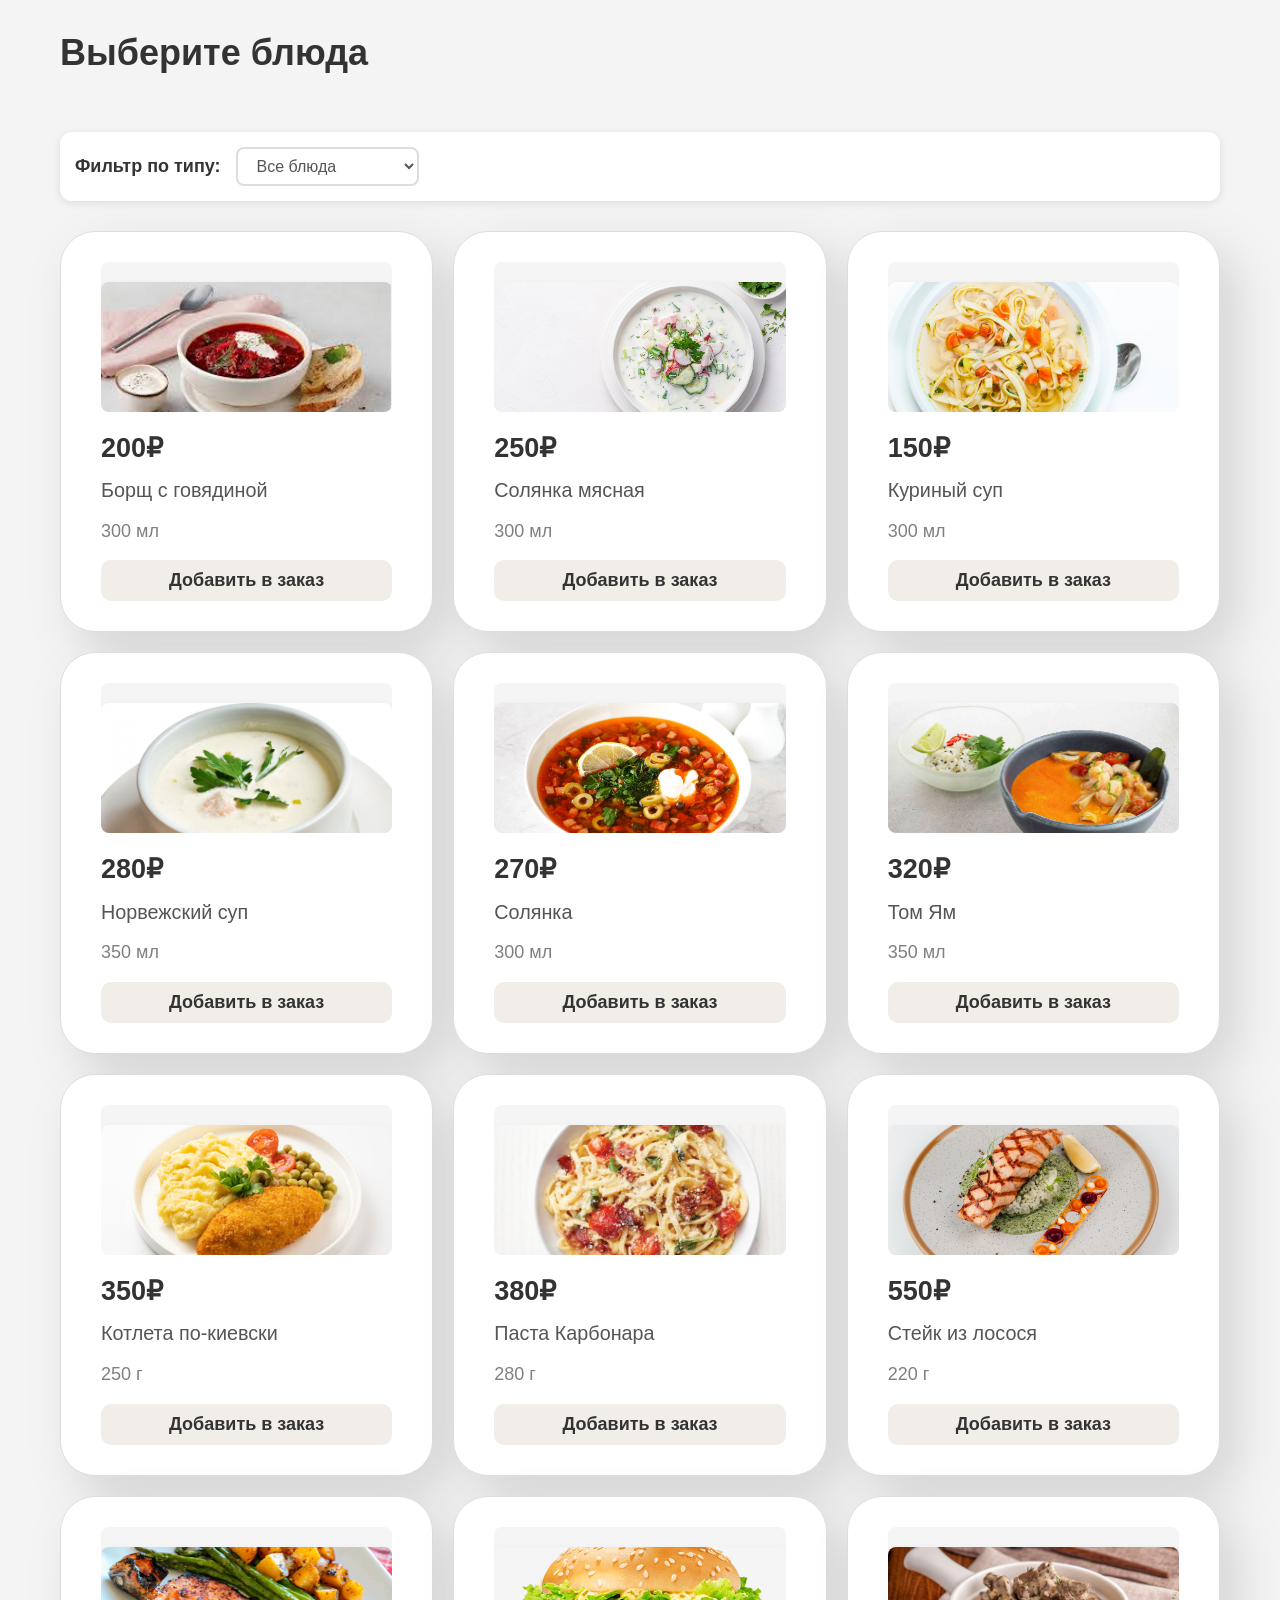
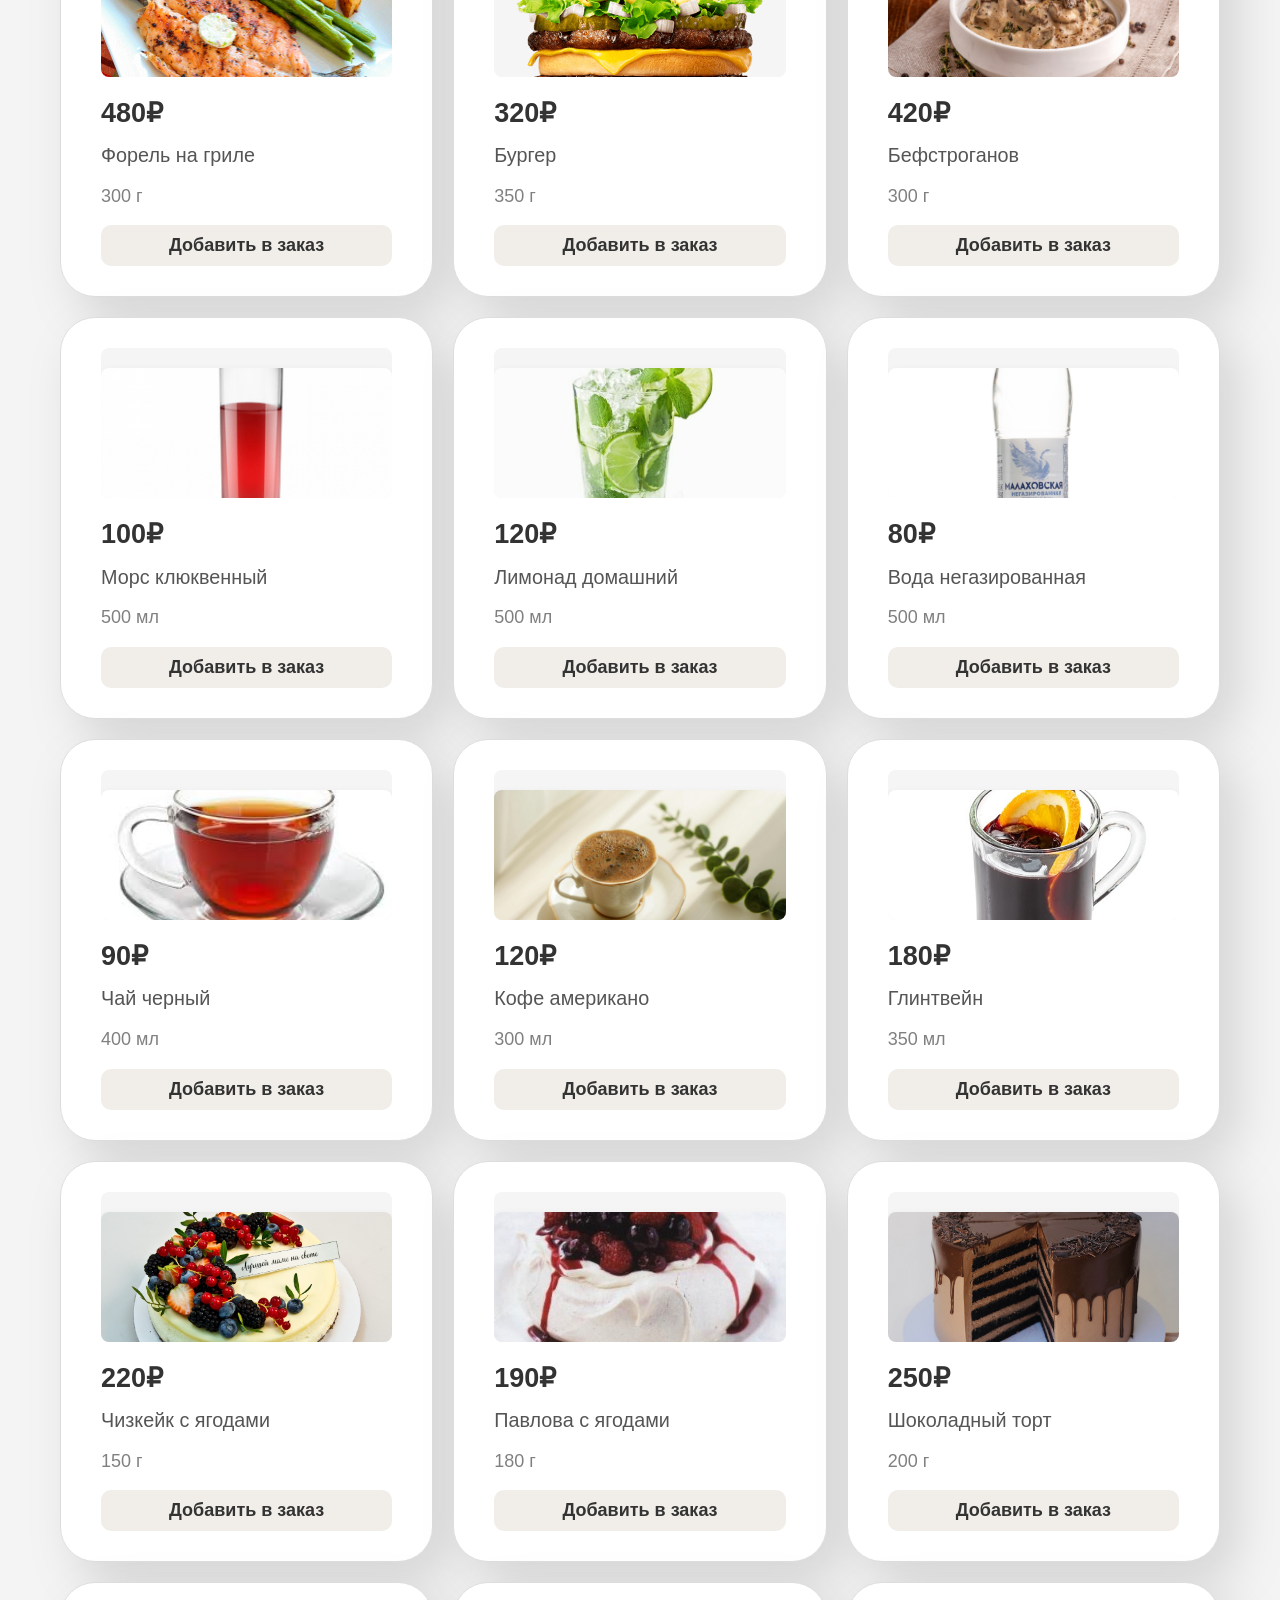
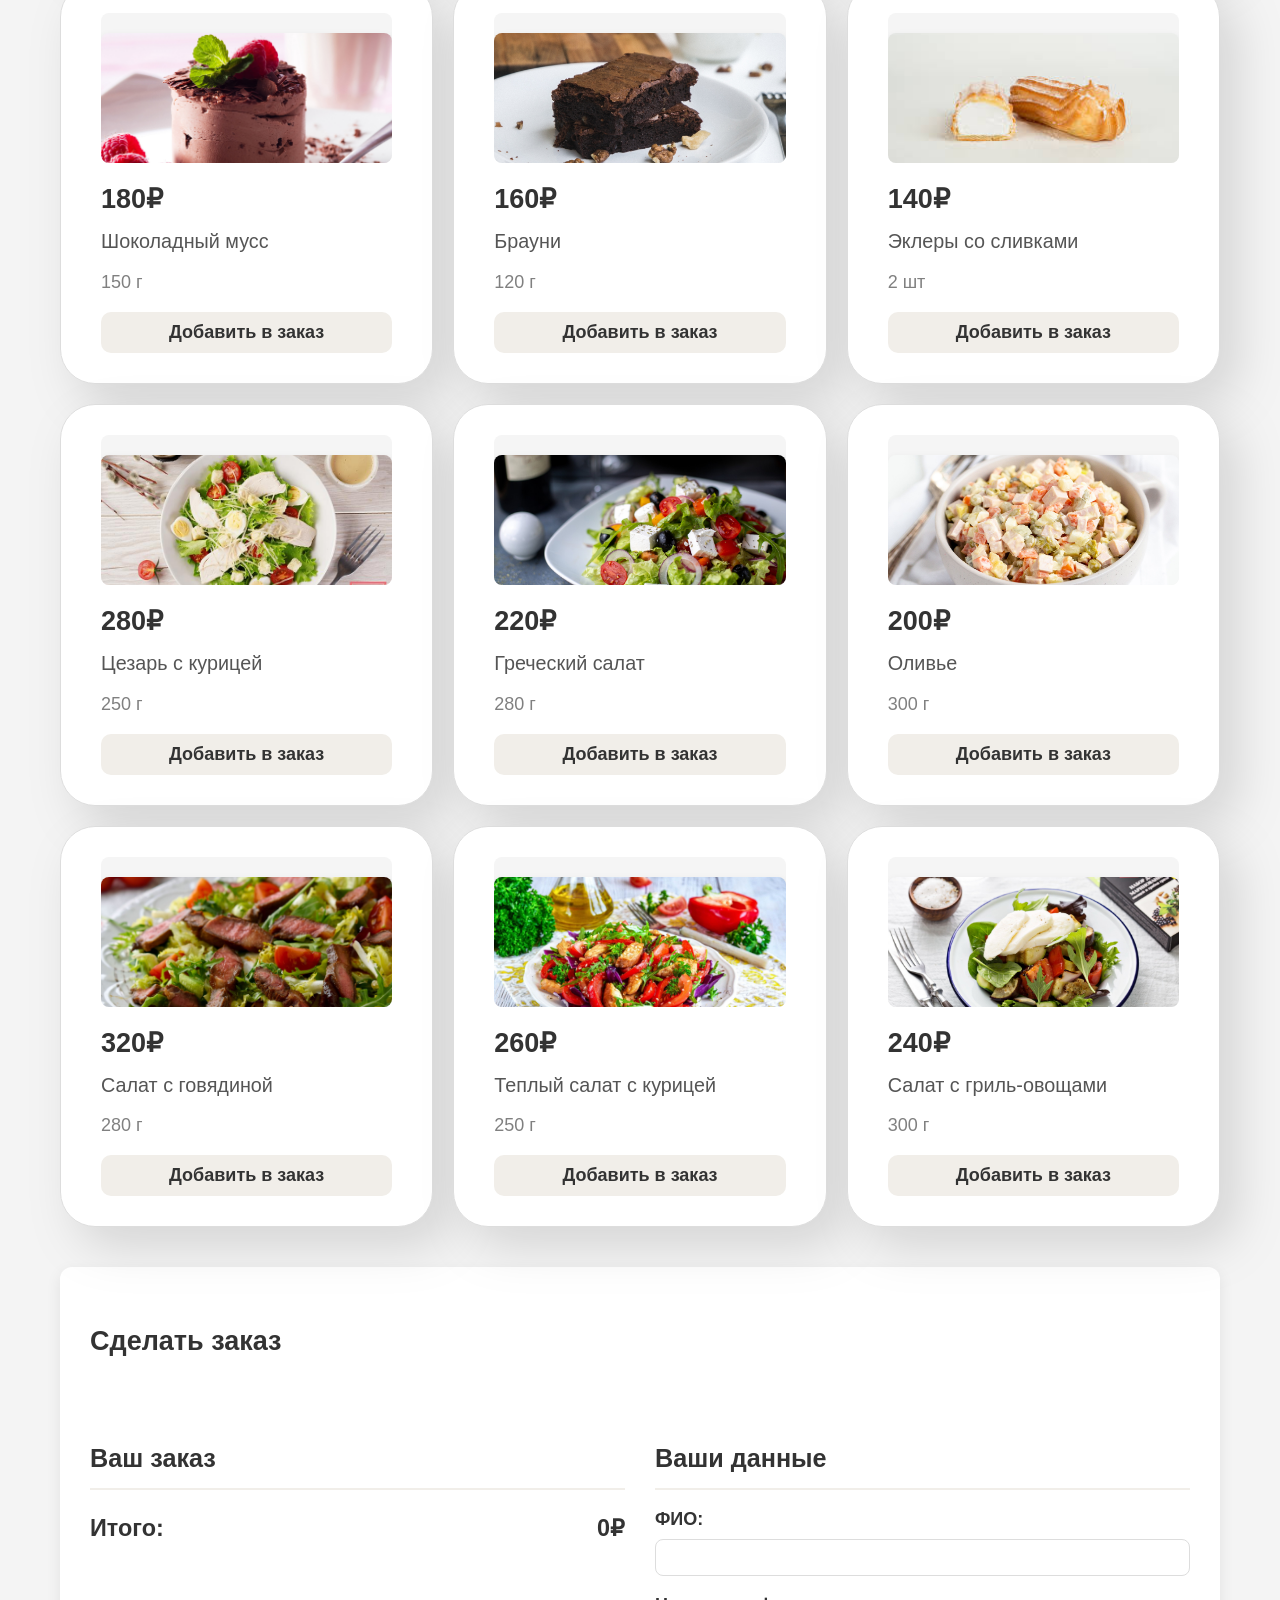
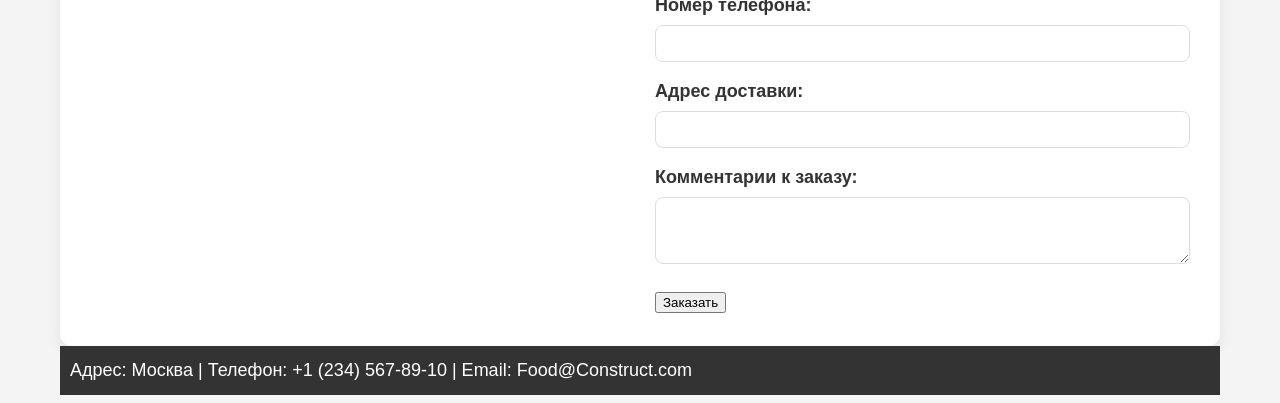
<file: index.html>
<!DOCTYPE html>
<html lang="ru">
<head>
    <meta charset="UTF-8">
    <meta name="viewport" content="width=device-width, initial-scale=1.0">
    <title>Ресторан - Меню</title>
    <link rel="stylesheet" href="./css/style.css">
    <link rel="stylesheet" href="./css/print.css" media="print">
</head>
<body>
    <div class="container">
        <main>

            <h1>Выберите блюда</h1>

            <div id="filters">
                <label>Фильтр по типу:</label>
                <select id="filter-select">
                    <option value="all">Все</option>
                    <option value="soup">Супы</option>
                    <option value="main">Главное блюдо</option>
                    <option value="drink">Напиток</option>
                </select>
            </div>

            <!-- Только секция заказа остается статической, остальное создаст JS -->
            <section id="order-section">
                <h2>Сделать заказ</h2>
                <div class="order-container">
                    <div class="order-summary">
                        <h3>Ваш заказ</h3>
                        <ul id="order-items-list">
                        </ul>
                        <div class="order-total">
                            <strong>Итого:</strong>
                            <strong id="total-price">0₽</strong>
                        </div>
                    </div>
                    <div class="order-form">
                        <h3>Ваши данные</h3>
                        <form id="checkout-form" method="post">
                            <div class="form-group">
                                <label for="customer-name">ФИО:</label>
                                <input type="text" name="name" id="customer-name" required>
                            </div>
                            <div class="form-group">
                                <label for="customer-phone">Номер телефона:</label>
                                <input type="tel" id="customer-phone" name="phone" required>
                            </div>
                            <div class="form-group">
                                <label for="customer-address">Адрес доставки:</label>
                                <input type="text" id="customer-address" name="address" required>
                            </div>
                            <div class="form-group">
                                <label for="order-comments">Комментарии к заказу:</label>
                                <textarea id="vd3" rows="3" name="text"></textarea>
                            </div>
                            <button type="submit" class="submit-btn">Заказать</button>
                        </form>
                    </div>
                </div>
            </section>
        </main>

        <footer id="contacts">
            Адрес: Москва | Телефон: +1 (234) 567-89-10 | Email: Food@Construct.com
        </footer>
    </div>

    <!-- Подключаем скрипты -->
    <script src="./script/list_dishes.js" charset="UTF-8"></script>
    <script src="./script/displayDishes.js" charset="UTF-8"></script>
</body>
</html>
</file>
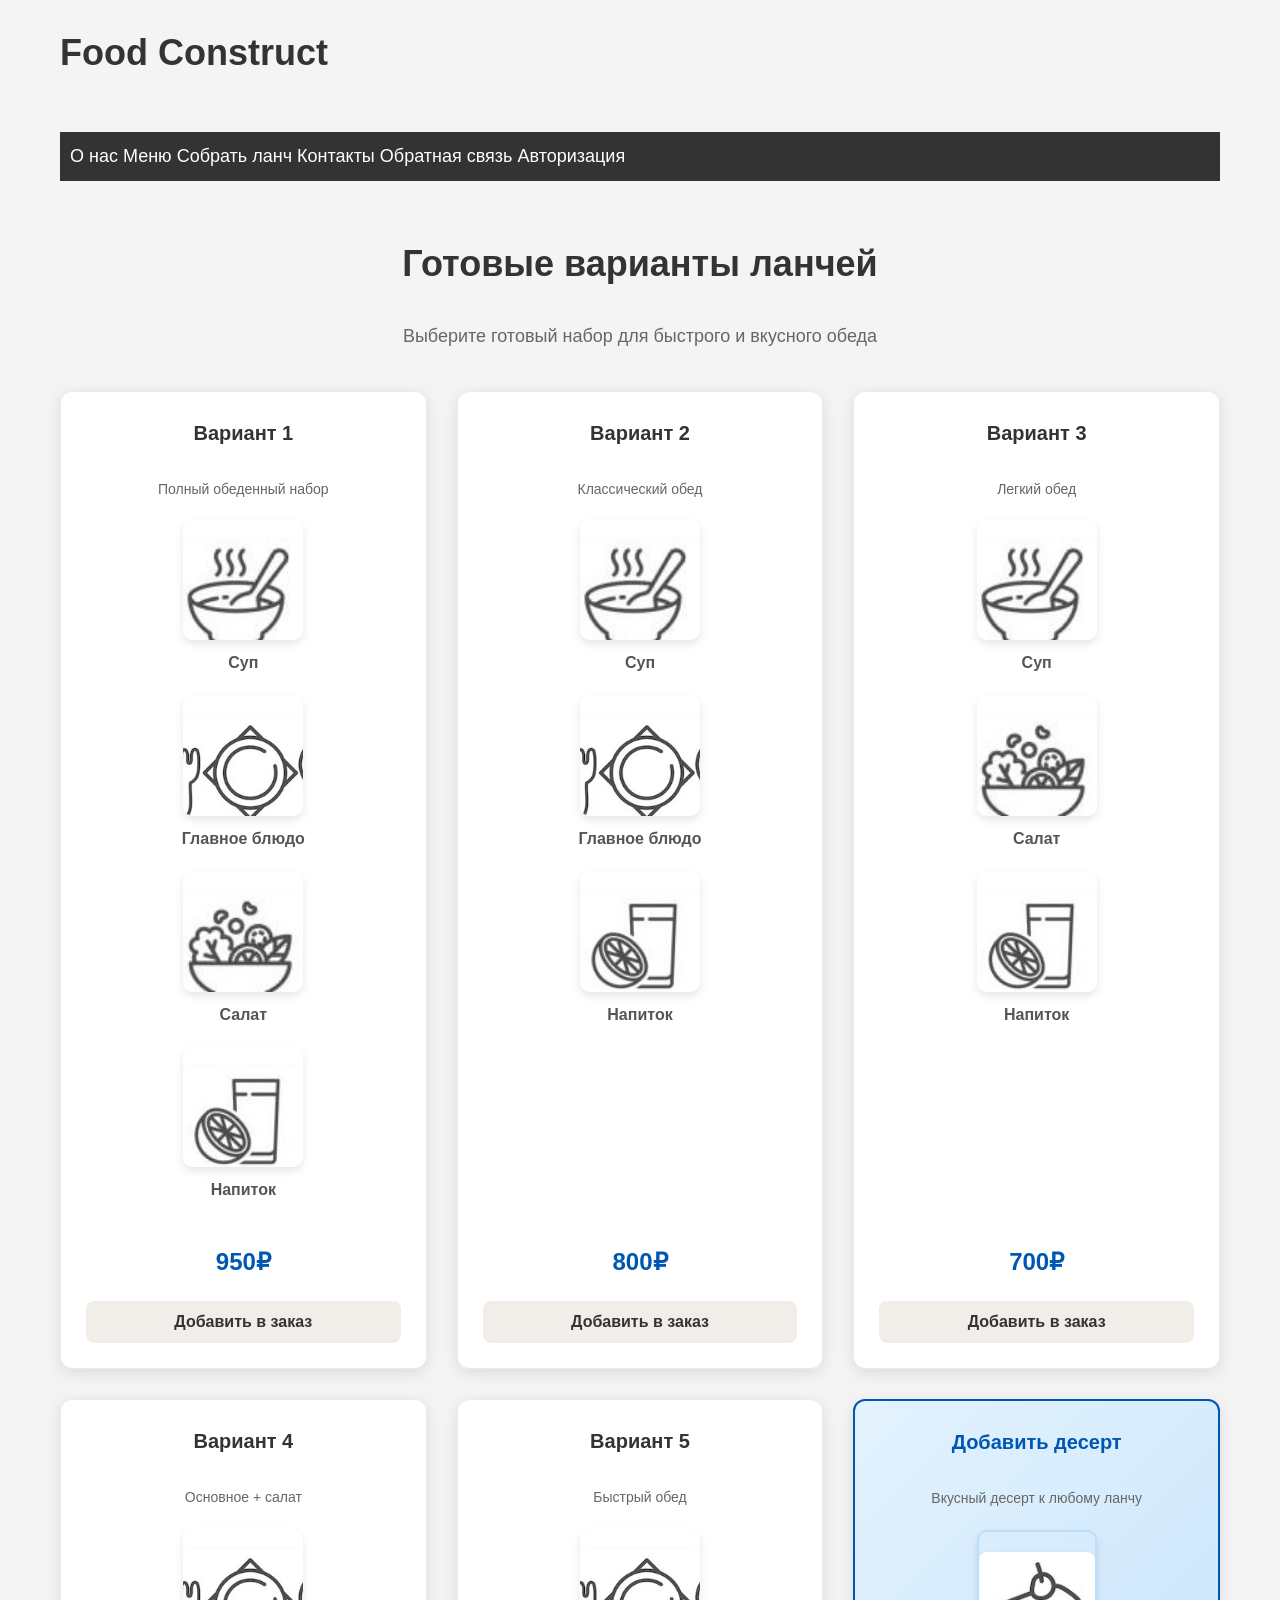
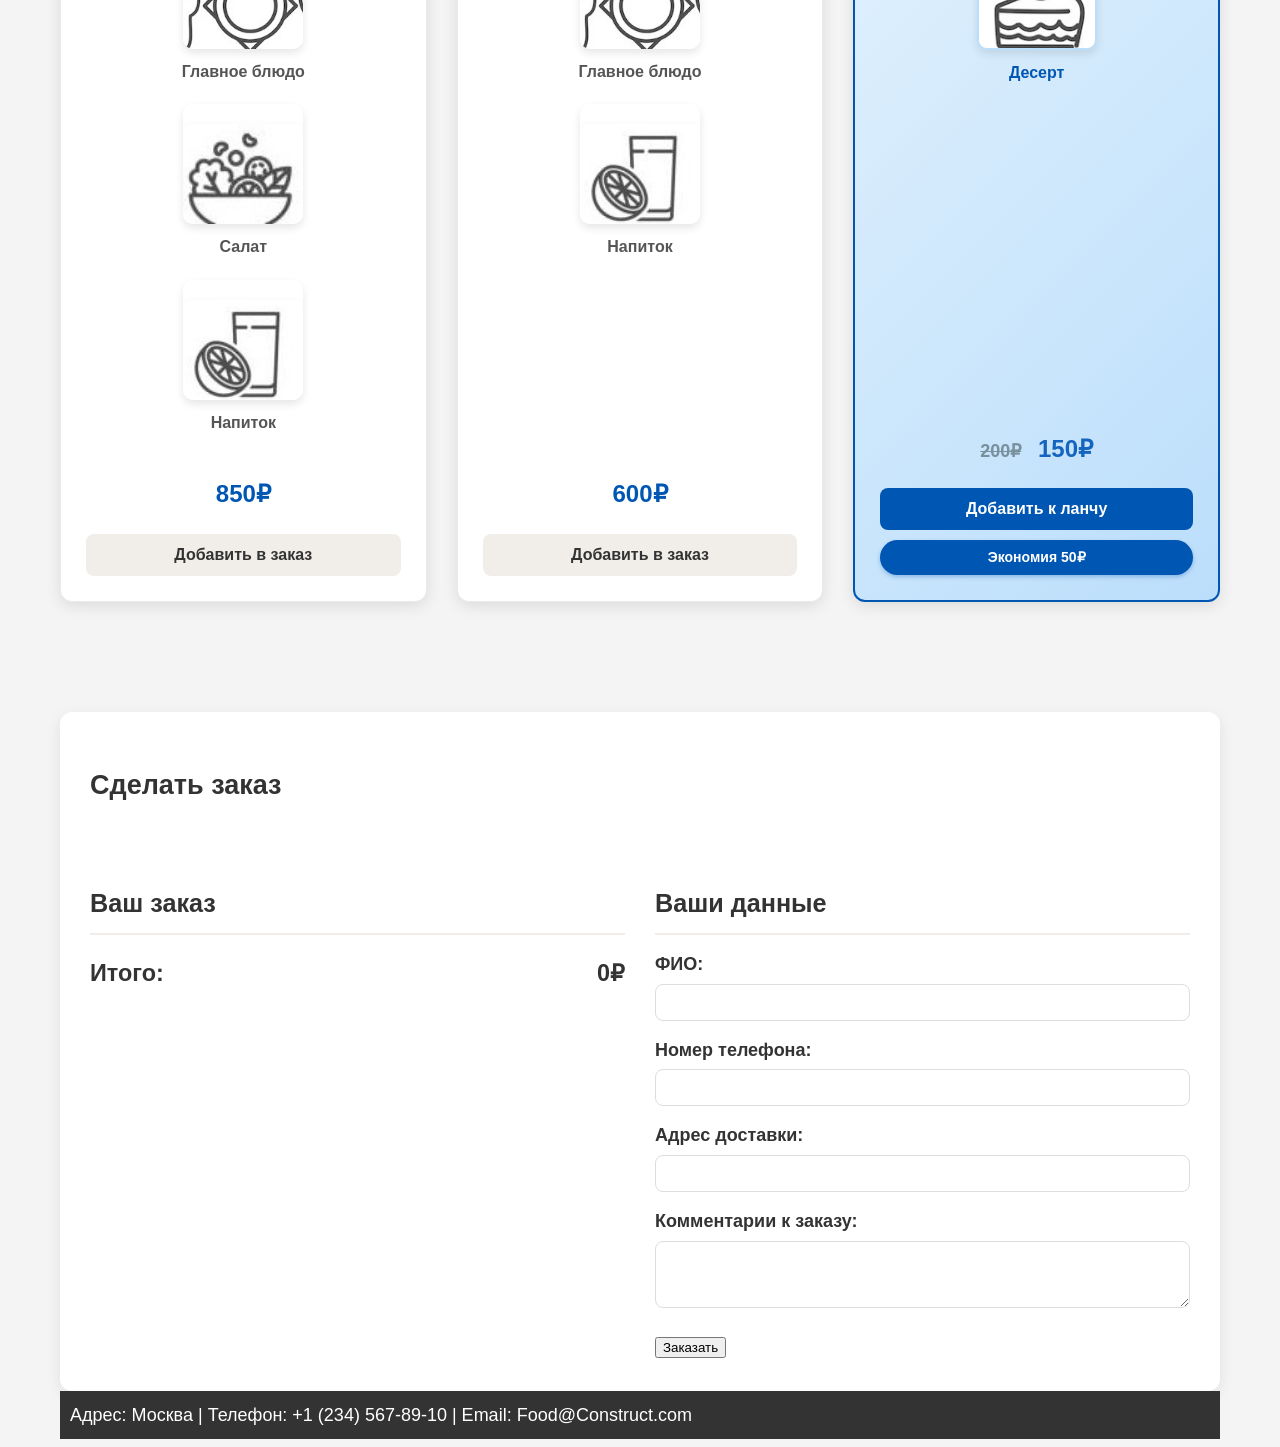
<file: boxes.html>
﻿<!DOCTYPE html>
<html lang="ru">
<head>
    <meta charset="UTF-8">
    <meta name="viewport" content="width=device-width, initial-scale=1.0">
    <title>Ресторан - Меню</title>
    <link rel="stylesheet" href="./css/style.css">
    <link rel="stylesheet" href="./css/print.css" media="print">
</head>
<body>
    <div class="container">
        <main>
            <header>
                <h1>Food Construct</h1>
                <nav>
                    <a href="info.html">О нас</a>
                    <a href="index.html">Меню</a>
                    <a href="boxes.html">Собрать ланч</a>
                    <a href="#contacts">Контакты</a>
                    <a href="feedback.html">Обратная связь</a>
                    <a href="auth.html">Авторизация</a>
                </nav>
            </header>



            <!-- Только секция заказа остается статической, остальное создаст JS -->
            <section id="order-section">
                <h2>Сделать заказ</h2>
                <div class="order-container">
                    <div class="order-summary">
                        <h3>Ваш заказ</h3>
                        <ul id="order-items-list">
                        </ul>
                        <div class="order-total">
                            <strong>Итого:</strong>
                            <strong id="total-price">0₽</strong>
                        </div>
                    </div>
                    <div class="order-form">
                        <h3>Ваши данные</h3>
                        <form id="checkout-form" method="post">
                            <div class="form-group">
                                <label for="customer-name">ФИО:</label>
                                <input type="text" name="name" id="customer-name" required>
                            </div>
                            <div class="form-group">
                                <label for="customer-phone">Номер телефона:</label>
                                <input type="tel" id="customer-phone" name="phone" required>
                            </div>
                            <div class="form-group">
                                <label for="customer-address">Адрес доставки:</label>
                                <input type="text" id="customer-address" name="address" required>
                            </div>
                            <div class="form-group">
                                <label for="order-comments">Комментарии к заказу:</label>
                                <textarea id="vd3" rows="3" name="text"></textarea>
                            </div>
                            <button type="submit" class="submit-btn">Заказать</button>
                        </form>
                    </div>
                </div>
            </section>
        </main>

        <footer id="contacts">
            Адрес: Москва | Телефон: +1 (234) 567-89-10 | Email: Food@Construct.com
        </footer>
    </div>

    <!-- Подключаем скрипты -->
    <script src="./script/list_dishes.js" charset="UTF-8"></script>
    <script src="./script/boxes.js" charset="UTF-8"></script>
    <script src="./script/orderCheck.js" charset="UTF-8"></script>

</body>
</html>
</file>
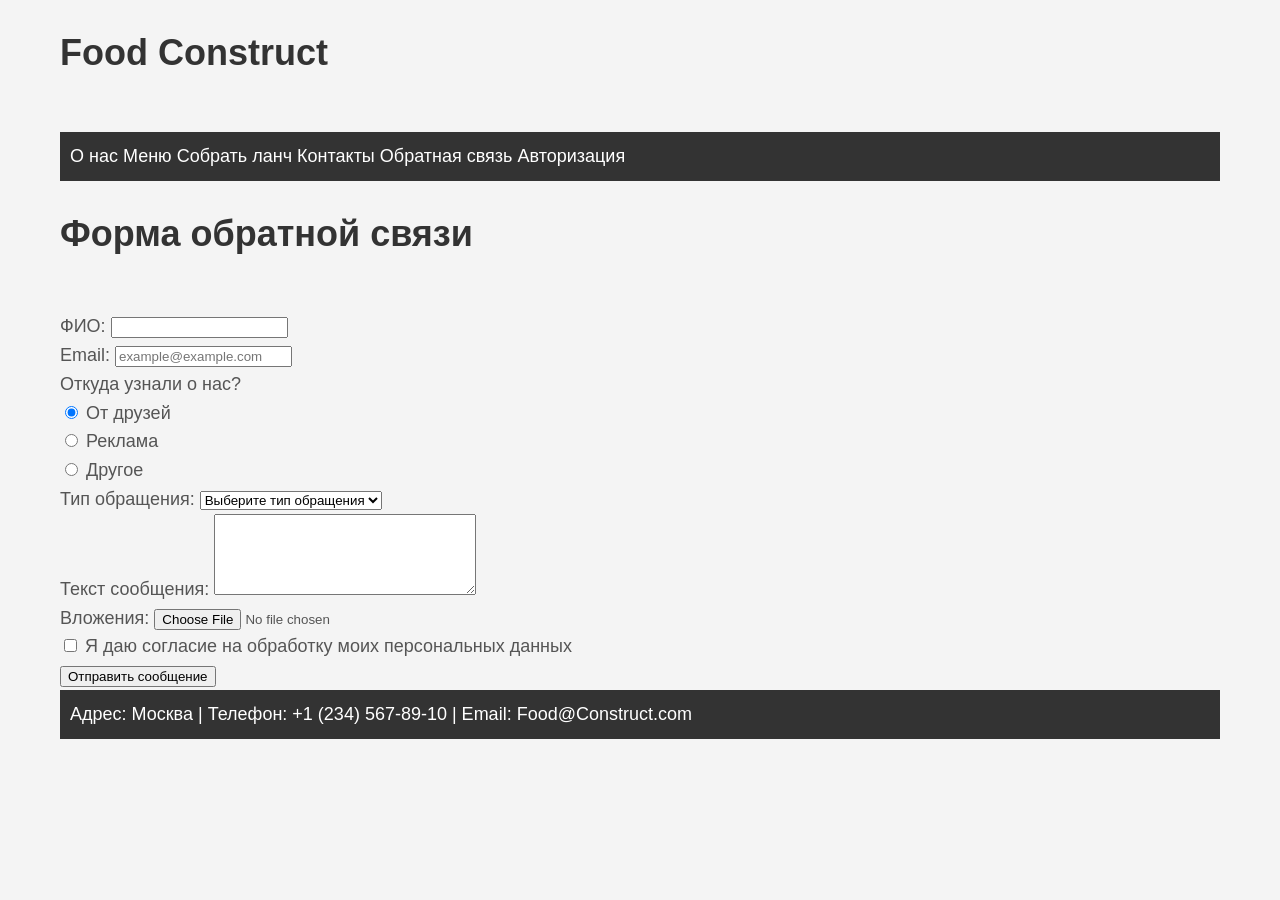
<file: feedback.html>
﻿<!DOCTYPE html>
<html lang="ru">
<head>
    <meta charset="UTF-8">
    <link rel="stylesheet" href="css/style.css">
    <title>Обратная связь</title>
</head>

<body>

    <div class="container">

        <header>
            <h1>Food Construct</h1>
            <nav>
                <a href="info.html">О нас</a>
                <a href="index.html">Меню</a>
                <a href="boxes.html">Собрать ланч</a>
                <a href="#contacts">Контакты</a>
                <a href="feedback.html">Обратная связь</a>
                <a href="auth.html">Авторизация</a>
            </nav>
        </header>

        <main>
            <form action="https://httpbin.org/post"
                  method="POST" enctype="multipart/form-data">
                <h1>Форма обратной связи</h1>

                <!--label позволяет сделать так что бы позьзователь
            нажимал не только на форму но и на текст что бы
            начать вводить данные
            for - явная связь-->
                <label for="fullName">ФИО:</label>
                <input type="text" id="fullName" name="fullName"
                       с="Фамилия Имя Отчество"><br>

                <label for="email">Email:</label>
                <input type="email" id="email" name="email"
                       required placeholder="example@example.com"><br>

                <label for="source">Откуда узнали о нас?</label><br>
                <input type="radio" id="radioFriend"
                       name="source" value="friend" checked>
                <label for="radioFriend">От друзей</label><br>

                <input type="radio" id="radioAd"
                       name="source" value="ad">
                <label for="radioAd">Реклама</label><br>

                <input type="radio" id="radioOther"
                       name="source" value="other">
                <label for="radioOther">Другое</label><br>

                <label for="appealType">Тип обращения:</label>
                <select id="appealType" name="appealType">
                    <option value="">Выберите тип обращения</option>
                    <option value="complaint">Жалоба</option>
                    <option value="proposal">Предложение</option>
                </select><br>

                <label for="messageText">Текст сообщения:</label>
                <textarea id="messageText" name="messageText"
                          rows="5" cols="30" required></textarea><br>

                <label for="attachment">Вложения:</label>
                <input type="file" id="attachment" name="attachment"><br>

                <label for="agreeDataProcessing">
                    <input type="checkbox" id="agreeDataProcessing"
                           name="agreeDataProcessing" required>
                    Я даю согласие на обработку моих персональных данных
                </label><br>

                <button type="submit">Отправить сообщение</button>
            </form>
        </main>

        <footer id="contacts">
            Адрес: Москва | Телефон: +1 (234) 567-89-10 | Email: Food@Construct.com
        </footer>

    </div>

</body>
</html>
</file>
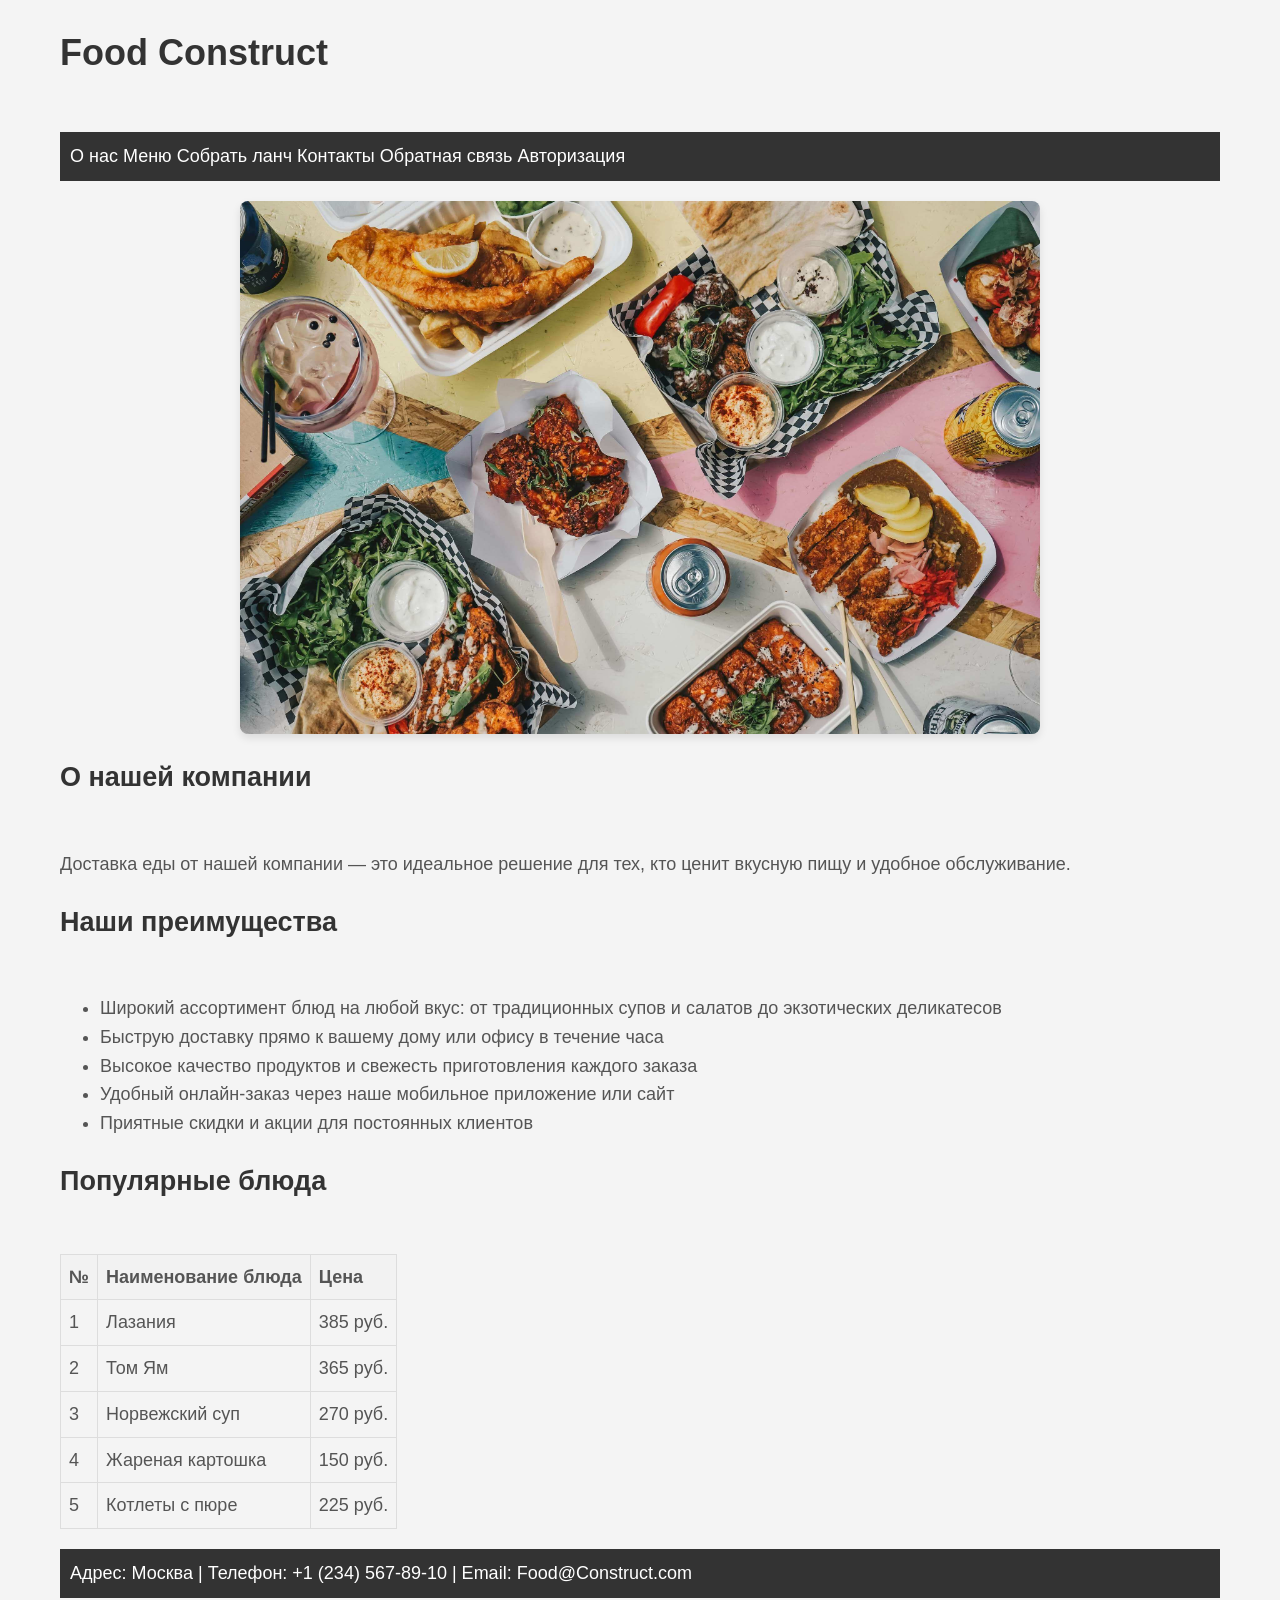
<file: info.html>
﻿<!DOCTYPE html>
<html lang="ru">

<head>
    <meta charset="UTF-8">
    <title>Food Construct</title>
    <link rel="stylesheet" href="css/style.css">
</head>

<body>

    <!-- Добавляем контейнер для центрирования всего контента -->
    <div class="container">

        <!-- Шапка -->
        <header>
            <h1>Food Construct</h1>
            <nav>
                <a href="info.html">О нас</a>
                <a href="index.html">Меню</a>
                <a href="boxes.html">Собрать ланч</a>
                <a href="#contacts">Контакты</a>
                <a href="feedback.html">Обратная связь</a>
                <a href="auth.html">Авторизация</a>
            </nav>
        </header>

        <!-- Основное -->
        <main>

            <!-- О компании -->
            <section>
                <img src="photo/lunch.jpg" alt="Логотип компании">

                <h2>О нашей компании</h2>
                <p>
                    Доставка еды от нашей компании — это идеальное решение для тех,
                    кто ценит вкусную пищу и удобное обслуживание.
                </p>
            </section>

            <!-- Преимущества  -->
            <section>
                <h2>Наши преимущества</h2>
                <ul>
                    <li>
                        Широкий ассортимент блюд на любой вкус:
                        от традиционных супов и салатов до экзотических деликатесов
                    </li>
                    <li>Быструю доставку прямо к вашему дому или офису в течение часа</li>
                    <li>Высокое качество продуктов и свежесть приготовления каждого заказа</li>
                    <li>Удобный онлайн-заказ через наше мобильное приложение или сайт</li>
                    <li>Приятные скидки и акции для постоянных клиентов</li>
                </ul>
            </section>

            <!-- Таблица -->
            <section>
                <h2>Популярные блюда</h2>
                <table>
                    <tr>
                        <th>№</th>
                        <th>Наименование блюда</th>
                        <th>Цена</th>
                    </tr>
                    <tr>
                        <td>1</td>
                        <td>Лазания</td>
                        <td>385 руб.</td>
                    </tr>
                    <tr>
                        <td>2</td>
                        <td>Том Ям</td>
                        <td>365 руб.</td>
                    </tr>
                    <tr>
                        <td>3</td>
                        <td>Норвежский суп</td>
                        <td>270 руб.</td>
                    </tr>
                    <tr>
                        <td>4</td>
                        <td>Жареная картошка</td>
                        <td>150 руб.</td>
                    </tr>
                    <tr>
                        <td>5</td>
                        <td>Котлеты с пюре</td>
                        <td>225 руб.</td>
                    </tr>
                </table>
            </section>
        </main>

        <!-- Футер с контактными данными -->
        <footer id="contacts">
            Адрес: Москва | Телефон: +1 (234) 567-89-10 | Email: Food@Construct.com
        </footer>

    </div> 

</body>

</html>
</file>
<file: css/style.css>
﻿* {
    box-sizing: border-box;
}

/* Стили из второго кода */
body {
    font-family: 'Roboto', sans-serif;
    line-height: 1.6;
    font-size: 18px;
    background-color: #f4f4f4;
    color: #555;
}

/* Заголовки */
h1, h2, h3 {
    margin-bottom: 50px;
    color: #333;
}

.container {
    max-width: 1200px;
    margin: 0 auto;
    padding: 0 20px;
}

/* Навигация из второго кода */
nav {
    background-color: #333;
    justify-content: space-between;
    color: white;
    padding: 10px;
    margin-bottom: 10px;
}

/* Ссылки из второго кода */
a {
    color: white;
    text-decoration: none;
}

    a:hover {
        color: #0056b3; /* Цвет для наведения на ссылки */
    }

/* Стили для изображений из второго кода */
img {
    display: block;
    width: 70%;
    max-width: 800px;
    height: auto;
    margin: 20px auto;
    border-radius: 8px;
    box-shadow: 0 4px 8px rgba(0,0,0,0.1);
}

/* Стили для таблиц из второго кода */
table {
    width: auto;
    border-collapse: collapse;
    margin-bottom: 20px;
}

th, td {
    padding: 8px;
    border: 1px solid #ddd;
    text-align: left;
}

th {
    background-color: #f2f2f2;
}

/* Футер из второго кода */
footer {
    background-color: #333;
    color: white;
    padding: 10px;
}

/* Контейнер формы из второго кода */
.form-container {
    margin: 0 auto;
    width: 200px;
    padding: 20px;
    border-radius: 15px;
    border: 3px solid #333;
    margin-bottom: 10px;
    background: url('photo/auth.jpg');
}

/* Стили из первого кода с адаптированными цветами */
.dishes-grid {
    display: grid;
    grid-template-columns: repeat(3, 1fr);
    gap: 20px;
}

.dish-card {
    background-color: white;
    padding: 30px 40px;
    border-radius: 35px;
    filter: drop-shadow(17px 19px 24px rgba(0, 0, 0, 0.13));
    cursor: pointer;
    display: flex;
    flex-direction: column;
    transition: border 0.3s ease, transform 0.3s ease;
    border: 1px solid #ddd;
}

    /* ИЗМЕНЕНО: цвет при наведении на #0056b3 (как у ссылок) */
    .dish-card:hover {
        border: 2px solid #0056b3; /* Заменен tomato на #0056b3 */
        transform: translateY(-5px);
    }

        /* ИЗМЕНЕНО: цвет кнопки при наведении на блок */
        .dish-card:hover .add-to-cart-btn {
            background-color: #0056b3; /* Заменен tomato на #0056b3 */
            color: white;
        }

    .dish-card .dish-price {
        font-size: 1.5em;
        font-weight: 600;
        margin-bottom: 5px;
        color: #333;
    }

    .dish-card .dish-name {
        font-size: 1.1em;
        flex-grow: 1;
        margin-bottom: 10px;
        color: #555;
    }

    .dish-card .dish-weight {
        color: grey;
        margin-bottom: 15px;
    }

    .dish-card .add-to-cart-btn {
        background-color: #f1eee9;
        border: none;
        padding: 10px 30px;
        border-radius: 10px;
        cursor: pointer;
        font-size: 1em;
        font-weight: 600;
        margin-top: auto;
        transition: background-color 0.3s ease, color 0.3s ease;
        color: #333;
    }

#order-section {
    background-color: #fff;
    padding: 30px;
    border-radius: 12px;
    box-shadow: 0 5px 15px rgba(0,0,0,0.08);
    margin-top: 40px;
}

.order-container {
    display: flex;
    gap: 30px;
    flex-wrap: wrap;
}

.order-summary, .order-form {
    flex: 1;
    min-width: 300px;
}

#order-section h3 {
    font-size: 1.4em;
    margin-bottom: 15px;
    color: #333;
    border-bottom: 2px solid #f1eee9;
    padding-bottom: 10px;
}

#order-items-list {
    list-style: none;
    padding: 0;
    margin-bottom: 20px;
}

    #order-items-list li {
        display: flex;
        justify-content: space-between;
        align-items: center;
        padding: 10px 0;
        border-bottom: 1px solid #eee;
    }

    #order-items-list .item-name {
        flex-grow: 1;
        padding-right: 15px;
        color: #555;
    }

.order-total {
    display: flex;
    justify-content: space-between;
    font-size: 1.3em;
    margin-top: 15px;
    color: #333;
}

.order-form .form-group {
    margin-bottom: 15px;
}

.order-form label {
    display: block;
    margin-bottom: 5px;
    font-weight: 600;
    color: #333;
}

.order-form input, .order-form textarea {
    width: 100%;
    padding: 10px;
    border: 1px solid #ddd;
    border-radius: 8px;
    font-family: 'Roboto', sans-serif;
    color: #555;
}

#vd3 {
    max-width: 100%;
}

/* Адаптивность для страницы "Собрать ланч" */

/* Планшеты (≤800px) */
@media (max-width: 800px) {
    .dishes-grid {
        grid-template-columns: repeat(2, 1fr);
    }
}

/* Мобильные устройства (≤600px) */
@media (max-width: 600px) {
    .dishes-grid {
        grid-template-columns: 1fr;
    }

    .dish-card {
        padding: 20px;
    }

    .order-container {
        flex-direction: column;
    }
}


/* Добавь в конец файла style.css */

.boxes-container {
    padding: 20px 0;
}

    .boxes-container h1 {
        text-align: center;
        margin-bottom: 30px;
        color: #333;
    }

    .boxes-container > p {
        text-align: center;
        color: #666;
        margin-bottom: 40px;
        font-size: 18px;
        max-width: 600px;
        margin-left: auto;
        margin-right: auto;
    }

.lunch-options-grid {
    display: grid;
    grid-template-columns: repeat(3, 1fr);
    gap: 30px;
    margin-bottom: 50px;
}

.lunch-card {
    background-color: white;
    border-radius: 12px;
    padding: 25px;
    box-shadow: 0 4px 15px rgba(0, 0, 0, 0.1);
    border: 1px solid #eaeaea;
    transition: all 0.3s ease;
    display: flex;
    flex-direction: column;
    height: 100%;
}

    .lunch-card:hover {
        transform: translateY(-5px);
        box-shadow: 0 10px 25px rgba(0, 0, 0, 0.15);
    }

    .lunch-card h3 {
        margin-top: 0;
        margin-bottom: 15px;
        color: #333;
        font-size: 20px;
        text-align: center;
    }

    .lunch-card > p {
        color: #666;
        text-align: center;
        margin-bottom: 20px;
        font-size: 14px;
    }

.dishes-container {
    flex-grow: 1;
    margin-bottom: 20px;
}

.dish-item {
    display: flex;
    flex-direction: column;
    align-items: center;
    margin-bottom: 20px;
    text-align: center;
}

.dish-image-container {
    width: 120px;
    height: 120px;
    border-radius: 10px;
    overflow: hidden;
    margin-bottom: 10px;
    position: relative;
    box-shadow: 0 4px 8px rgba(0, 0, 0, 0.1);
}

    .dish-image-container img {
        width: 100%;
        height: 100%;
        object-fit: cover;
        transition: transform 0.5s ease;
    }

    .dish-image-container:hover img {
        transform: translateY(-5px) scale(1.1);
    }

.dish-caption {
    font-weight: 600;
    color: #555;
    font-size: 16px;
}

.lunch-price {
    font-size: 24px;
    font-weight: bold;
    color: #0056b3;
    text-align: center;
    margin-bottom: 20px;
}

.lunch-card .add-to-cart-btn {
    background-color: #f1eee9;
    border: none;
    padding: 12px 20px;
    border-radius: 8px;
    cursor: pointer;
    font-size: 16px;
    font-weight: 600;
    color: #333;
    transition: all 0.3s ease;
    width: 100%;
}

    .lunch-card .add-to-cart-btn:hover {
        background-color: #0056b3;
        color: white;
    }



/* Адаптивность */
@media (max-width: 1024px) {
    .lunch-options-grid {
        grid-template-columns: repeat(2, 1fr);
    }
}

@media (max-width: 768px) {
    .lunch-options-grid {
        grid-template-columns: 1fr;
    }
}

/* Добавь в конец файла style.css */

.dessert-card {
    border: 2px solid #0056b3 !important;
    background: linear-gradient(135deg, #e3f2fd 0%, #bbdefb 100%) !important;
}

    .dessert-card h3 {
        color: #0056b3 !important;
    }

    .dessert-card .dish-caption {
        color: #0056b3 !important;
        font-weight: 700 !important;
    }

.lunch-price .original-price {
    text-decoration: line-through;
    color: #999;
    font-size: 18px;
    margin-right: 10px;
}

.lunch-price .discount-price {
    color: #d32f2f;
    font-size: 24px;
    font-weight: bold;
}

.dessert-note {
    font-size: 14px;
    color: white;
    font-weight: 600;
    text-align: center;
    margin-top: 10px;
    padding: 6px 12px;
    background-color: #0056b3;
    border-radius: 20px;
    display: inline-block;
    box-shadow: 0 2px 4px rgba(0, 86, 179, 0.3);
}

/* Синий акцент для цен в десертной карточке */
.dessert-card .lunch-price .discount-price {
    color: #1565c0 !important;
}

.dessert-card .lunch-price .original-price {
    color: #78909c !important;
}

/* Синий эффект при наведении на карточку десерта */
.dessert-card:hover {
    border-color: #003d82 !important;
    background: linear-gradient(135deg, #bbdefb 0%, #90caf9 100%) !important;
}

/* Стили для изображений в десертной карточке - синие эффекты */
.dessert-card .dish-image-container:hover img {
    transform: translateY(-5px) scale(1.1);
    box-shadow: 0 6px 12px rgba(0, 86, 179, 0.25);
}

.dessert-card .dish-image-container {
    border: 2px solid #bbdefb;
}

/* Кнопка в десертной карточке - синий стиль */
.dessert-card .add-to-cart-btn {
    background-color: #0056b3 !important;
    color: white !important;
}

    .dessert-card .add-to-cart-btn:hover {
        background-color: #003d82 !important;
        transform: translateY(-2px);
        box-shadow: 0 4px 8px rgba(0, 86, 179, 0.3);
    }

/* Адаптивность */
@media (max-width: 1024px) {
    .lunch-options-grid {
        grid-template-columns: repeat(2, 1fr);
    }
}

@media (max-width: 768px) {
    .lunch-options-grid {
        grid-template-columns: 1fr;
    }
}
</file>
<file: css/print.css>
@media print {

    button,
    .dish-card button,
    #delivery,
    #contacts,
    #feedback-form .submit-btn,
    .menu-section,
    .table-container a, 
    #about  {
        display: none !important;
    }


    body {
        font-family: 'Times New Roman', serif;
        font-size: 12pt;
        color: #000;
        background-color: #fff;
    }

    main {
        padding: 0;
        margin: 1cm; 
        max-width: 100%;
        box-shadow: none;
    }
    
    section {
      page-break-inside: avoid; 
    }

    h2 {
        color: #000 !important;
        text-align: left;
        border-bottom: 2px solid #000;
        padding-bottom: 5px;
        margin-bottom: 15px;
    }

    .dishes-grid {
        display: block; 
    }

    .dish-card {
        display: block;
        border: 1px solid #ccc;
        margin-bottom: 15px;
        padding: 10px;
        filter: none;
        box-shadow: none;
        page-break-inside: avoid;
    }
    

    table, tr, td, th {
        border: 1px solid #000 ;
        color: #000 ;
        background-color: #fff ;
    }

    a {
        text-decoration: none;
        color: #000;
    }

    a[href]:after {
        content: " (" attr(href) ")";
    }

     a[href^="tel:"]:after, a[href^="mailto:"]:after {
        content: "";
    }
}
</file>
